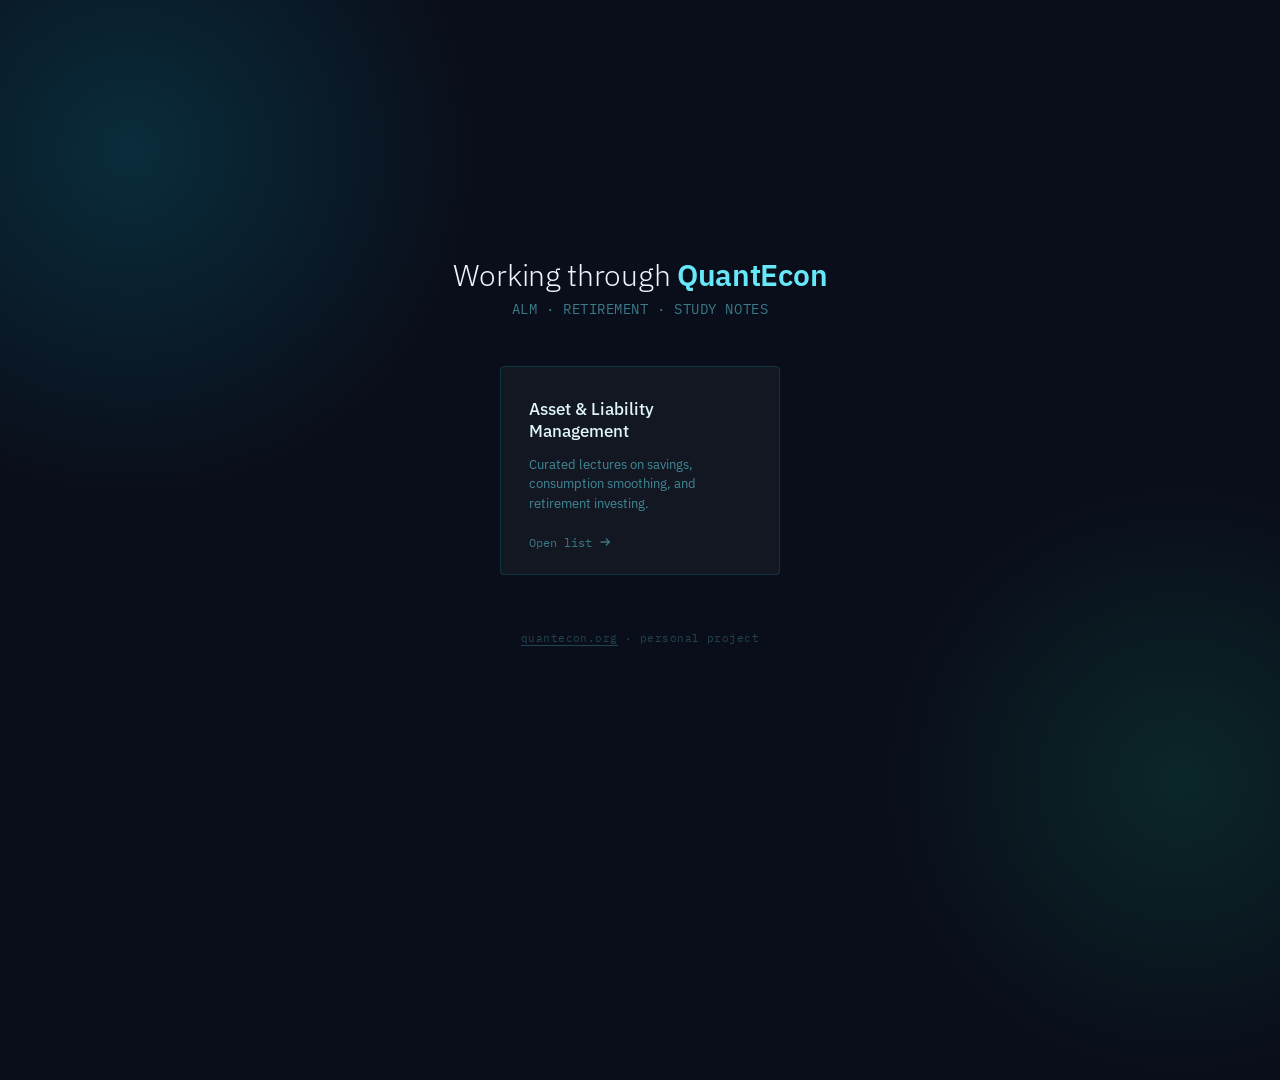
<file: index.html>
<!doctype html>
<html lang="en">
<head>
<meta charset="UTF-8"/>
<meta name="viewport" content="width=device-width, initial-scale=1.0"/>
<title>QuantEcon — ALM Study Notes</title>
<link href="https://fonts.googleapis.com/css2?family=IBM+Plex+Sans:wght@300;400;500;600&family=IBM+Plex+Mono:wght@400;500&display=swap" rel="stylesheet">
<style>
  *{box-sizing:border-box;margin:0;padding:0;}
  html{scroll-behavior:smooth;}
  body{
    font-family:"IBM Plex Sans",-apple-system,sans-serif;
    -webkit-font-smoothing:antialiased;
    background:#0a0e1a;
    min-height:100vh;
    display:flex;flex-direction:column;align-items:center;justify-content:center;
    padding:2rem;
    position:relative;overflow:hidden;
  }

  /* animated background blobs */
  body::before,body::after{
    content:"";position:absolute;border-radius:50%;pointer-events:none;
    animation:blob 18s ease-in-out infinite alternate;
  }
  body::before{
    width:700px;height:700px;top:-200px;left:-220px;
    background:radial-gradient(circle, rgba(6,182,212,.18), transparent 70%);
  }
  body::after{
    width:600px;height:600px;bottom:-180px;right:-200px;animation-duration:24s;
    background:radial-gradient(circle, rgba(16,185,129,.14), transparent 70%);
  }
  @keyframes blob{0%{transform:translate(0,0) scale(1);}100%{transform:translate(40px,30px) scale(1.1);}}

  h1{
    font-size:1.9rem;font-weight:300;color:#f0f4ff;
    letter-spacing:-.01em;margin-bottom:.4rem;text-align:center;
  }
  h1 strong{font-weight:600;color:#67e8f9;}
  .sub{font-size:.85rem;color:rgba(103,232,249,.5);font-family:"IBM Plex Mono",monospace;
       text-align:center;margin-bottom:3rem;letter-spacing:.04em;text-transform:uppercase;}

  .grid{
    display:flex;gap:1.25rem;flex-wrap:wrap;justify-content:center;
    position:relative;z-index:1;
  }

  .card{
    width:280px;
    background:rgba(255,255,255,.04);
    border:1px solid rgba(6,182,212,.18);
    border-radius:4px;padding:2rem 1.75rem 1.5rem;
    text-decoration:none;color:#f0f4ff;
    display:flex;flex-direction:column;gap:.75rem;
    transition:background .2s,border-color .2s;
    will-change:transform;
    transform-style:preserve-3d;
    position:relative;overflow:hidden;
  }
  .card::before{
    content:"";position:absolute;inset:0;
    background:radial-gradient(circle at var(--mx,50%) var(--my,50%), rgba(6,182,212,.12), transparent 60%);
    opacity:0;transition:opacity .3s;pointer-events:none;
  }
  .card:hover::before{opacity:1;}
  .card:hover{background:rgba(6,182,212,.07);border-color:rgba(6,182,212,.4);}

  .card-num{
    font-family:"IBM Plex Mono",monospace;font-size:.7rem;letter-spacing:.08em;
    color:rgba(103,232,249,.4);
  }
  .card h2{font-size:1.05rem;font-weight:500;line-height:1.3;color:#e0f7fa;}
  .card p{font-size:.82rem;color:rgba(103,232,249,.55);line-height:1.5;flex:1;}
  .card-arrow{
    display:flex;align-items:center;gap:.4rem;
    font-size:.78rem;font-family:"IBM Plex Mono",monospace;
    color:rgba(103,232,249,.45);margin-top:.5rem;
    transition:color .15s,gap .15s;
  }
  .card:hover .card-arrow{color:#67e8f9;gap:.65rem;}
  .card-arrow svg{flex-shrink:0;}

  footer{
    margin-top:3.5rem;font-size:.7rem;font-family:"IBM Plex Mono",monospace;
    color:rgba(103,232,249,.25);letter-spacing:.04em;
  }

  @media(max-width:640px){
    h1{font-size:1.4rem;}
    .card{width:100%;max-width:340px;}
  }
  @media(prefers-reduced-motion:reduce){
    body::before,body::after{animation:none;}
    .card{transition:none;}
  }
</style>
</head>
<body>

<h1>Working through <strong>QuantEcon</strong></h1>
<p class="sub">ALM · Retirement · Study Notes</p>

<div class="grid" id="grid">

  <a class="card" href="quantecon-chapters-for-alm-retirement-investment.html">
    <h2>Asset &amp; Liability Management</h2>
    <p>Curated lectures on savings, consumption smoothing, and retirement investing.</p>
    <span class="card-arrow">
      Open list
      <svg width="14" height="14" viewBox="0 0 16 16" fill="none"><path d="M3 8h10M9 4l4 4-4 4" stroke="currentColor" stroke-width="1.5"/></svg>
    </span>
  </a>

</div>

<footer><a href="https://quantecon.org" target="_blank" rel="noopener" style="color:inherit;text-decoration:none;border-bottom:1px solid rgba(103,232,249,.25);">quantecon.org</a> · personal project</footer>

<script>
  document.querySelectorAll('.card').forEach(card => {
    card.addEventListener('mousemove', e => {
      const r = card.getBoundingClientRect();
      const x = e.clientX - r.left, y = e.clientY - r.top;
      const mx = (x / r.width) * 100, my = (y / r.height) * 100;
      card.style.setProperty('--mx', mx + '%');
      card.style.setProperty('--my', my + '%');
      const rx = (my - 50) * 0.12, ry = (50 - mx) * 0.12;
      card.style.transform = `perspective(900px) rotateX(${rx}deg) rotateY(${ry}deg) translateZ(8px)`;
    });
    card.addEventListener('mouseleave', () => { card.style.transform = ''; });
  });
</script>

</body>
</html>
</file>
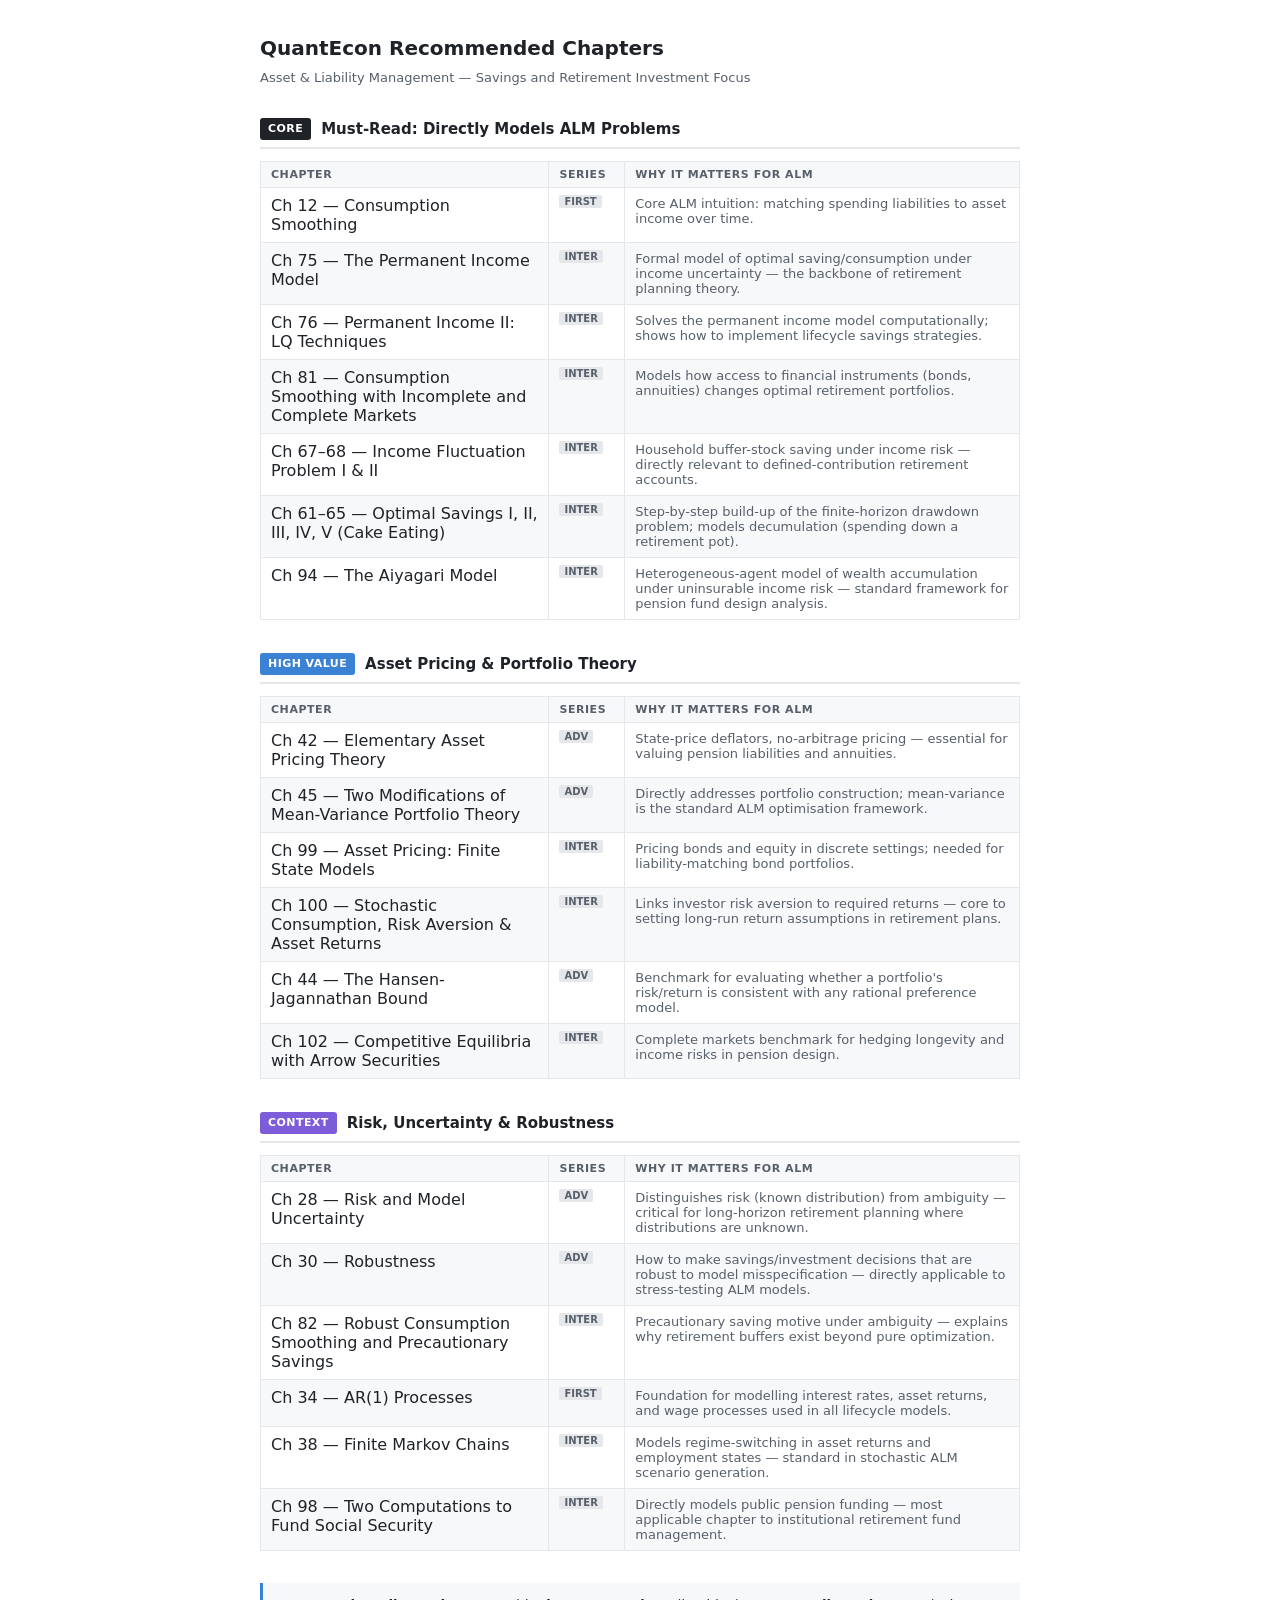
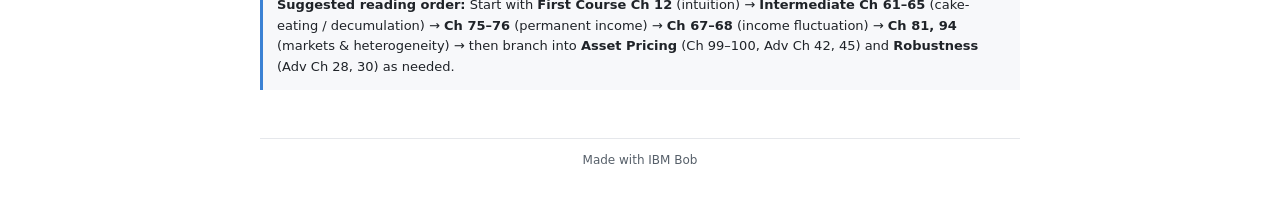
<file: backup-copy.html>
<html lang="en">
<head>
<meta charset="UTF-8" />
<title>QuantEcon ALM Reading List</title>
<style>
  *, *::before, *::after { box-sizing: border-box; margin: 0; padding: 0; }
  body {
    font-family: -apple-system, "Segoe UI", system-ui, sans-serif;
    font-size: 14px;
    line-height: 1.6;
    background: #ffffff;
    color: #1f2328;
    padding: 32px 16px 48px;
  }
  .container { max-width: 760px; margin: 0 auto; }
  h1 { font-size: 20px; font-weight: 700; margin-bottom: 4px; }
  .subtitle { color: #57606a; font-size: 13px; margin-bottom: 28px; }

  .tier { margin-bottom: 32px; }
  .tier-header {
    display: flex;
    align-items: center;
    gap: 10px;
    margin-bottom: 12px;
    padding-bottom: 6px;
    border-bottom: 2px solid #e5e7eb;
  }
  .tier-badge {
    font-size: 11px;
    font-weight: 700;
    padding: 2px 8px;
    border-radius: 3px;
    text-transform: uppercase;
    letter-spacing: 0.04em;
  }
  .badge-core    { background: #1f2328; color: #fff; }
  .badge-high    { background: #3b82d4; color: #fff; }
  .badge-context { background: #7c5cd8; color: #fff; }
  .tier-title { font-size: 15px; font-weight: 600; }

  table { width: 100%; border-collapse: collapse; }
  thead th {
    text-align: left;
    font-size: 11px;
    font-weight: 600;
    text-transform: uppercase;
    letter-spacing: 0.05em;
    color: #57606a;
    padding: 6px 10px;
    background: #f7f8fa;
    border: 1px solid #e5e7eb;
  }
  tbody td {
    padding: 8px 10px;
    border: 1px solid #e5e7eb;
    vertical-align: top;
  }
  tbody tr:nth-child(even) td { background: #f7f8fa; }
  .series-tag {
    font-size: 10px;
    font-weight: 600;
    color: #57606a;
    background: #e5e7eb;
    padding: 1px 5px;
    border-radius: 2px;
    white-space: nowrap;
  }
  .chapter-name { font-weight: 500; }
  .rationale { color: #57606a; font-size: 13px; }

  .note {
    background: #f7f8fa;
    border-left: 3px solid #3b82d4;
    padding: 12px 14px;
    margin-top: 28px;
    font-size: 13px;
    color: #1f2328;
  }
  .note strong { color: #1f2328; }

  footer {
    margin-top: 48px;
    padding-top: 12px;
    border-top: 1px solid #e5e7eb;
    text-align: center;
    font-size: 12px;
    color: #57606a;
    font-weight: 300;
  }
  .chapter-name a {
    color: inherit;
    text-decoration: none;
  }
  .chapter-name a:hover {
    text-decoration: underline;
  }
</style>
</head>
<body>
<div class="container">

  <h1>QuantEcon Recommended Chapters</h1>
  <p class="subtitle">Asset &amp; Liability Management — Savings and Retirement Investment Focus</p>

  
  <div class="tier">
    <div class="tier-header">
      <span class="tier-badge badge-core">Core</span>
      <span class="tier-title">Must-Read: Directly Models ALM Problems</span>
    </div>
    <table>
      <thead>
        <tr>
          <th style="width:38%">Chapter</th>
          <th style="width:10%">Series</th>
          <th>Why It Matters for ALM</th>
        </tr>
      </thead>
      <tbody>
        <tr>
          <td class="chapter-name">
            <a href="https://intro.quantecon.org/cons_smooth.html">Ch 12 — Consumption Smoothing</a>
          </td>
          <td><span class="series-tag">FIRST</span></td>
          <td class="rationale">Core ALM intuition: matching spending liabilities to asset income over time.</td>
        </tr>
        <tr>
          <td class="chapter-name">
            <a href="https://python.quantecon.org/perm_income.html">Ch 75 — The Permanent Income Model</a>
            </td>
          <td><span class="series-tag">INTER</span></td>
          <td class="rationale">Formal model of optimal saving/consumption under income uncertainty — the backbone of retirement planning theory.</td>
        </tr>
        <tr>
          <td class="chapter-name">
            <a href="https://python.quantecon.org/perm_income_cons.html">Ch 76 — Permanent Income II: LQ Techniques</a></td>
          <td><span class="series-tag">INTER</span></td>
          <td class="rationale">Solves the permanent income model computationally; shows how to implement lifecycle savings strategies.</td>
        </tr>
        <tr>
          <td class="chapter-name">
            <a href="https://python.quantecon.org/lq_bewley_complete_markets.html">Ch 81 — Consumption Smoothing with Incomplete and Complete Markets</a></td>
          <td><span class="series-tag">INTER</span></td>
          <td class="rationale">Models how access to financial instruments (bonds, annuities) changes optimal retirement portfolios.</td>
        </tr>
        <tr>
          <td class="chapter-name">
            <a href="https://python.quantecon.org/ifp_discrete.html">Ch 67–68 — Income Fluctuation Problem I</a> &amp; <a href="https://python.quantecon.org/ifp_opi.html">II</a></td>
          <td><span class="series-tag">INTER</span></td>
          <td class="rationale">Household buffer-stock saving under income risk — directly relevant to defined-contribution retirement accounts.</td>
        </tr>
        <tr>
          <td class="chapter-name">
            Ch 61–65 — 
            <a href="https://python.quantecon.org/os.html">Optimal Savings I</a>,
            <a href="https://python.quantecon.org/os_numerical.html">II</a>,
            <a href="https://python.quantecon.org/os_stochastic.html">III</a>,
            <a href="https://python.quantecon.org/os_time_iter.html">IV</a>,
            <a href="https://python.quantecon.org/os_egm.html">V (Cake Eating)</a>
          </td>
          <td><span class="series-tag">INTER</span></td>
          <td class="rationale">Step-by-step build-up of the finite-horizon drawdown problem; models decumulation (spending down a retirement pot).</td>
        </tr>
        <tr>
          <td class="chapter-name">
            <a href="https://python.quantecon.org/aiyagari.html">Ch 94 — The Aiyagari Model</a>
          </td>
          <td><span class="series-tag">INTER</span></td>
          <td class="rationale">Heterogeneous-agent model of wealth accumulation under uninsurable income risk — standard framework for pension fund design analysis.</td>
        </tr>
      </tbody>
    </table>
  </div>

  
  <div class="tier">
    <div class="tier-header">
      <span class="tier-badge badge-high">High Value</span>
      <span class="tier-title">Asset Pricing &amp; Portfolio Theory</span>
    </div>
    <table>
      <thead>
        <tr>
          <th style="width:38%">Chapter</th>
          <th style="width:10%">Series</th>
          <th>Why It Matters for ALM</th>
        </tr>
      </thead>
      <tbody>
        <tr>
          <td class="chapter-name">
            <a href="https://python-advanced.quantecon.org/asset_pricing_lph.html">Ch 42 — Elementary Asset Pricing Theory</a>
          </td>
          <td><span class="series-tag">ADV</span></td>
          <td class="rationale">State-price deflators, no-arbitrage pricing — essential for valuing pension liabilities and annuities.</td>
        </tr>
        <tr>
          <td class="chapter-name">
            <a href="https://python-advanced.quantecon.org/black_litterman.html">Ch 45 — Two Modifications of Mean-Variance Portfolio Theory</a>
          </td>
          <td><span class="series-tag">ADV</span></td>
          <td class="rationale">Directly addresses portfolio construction; mean-variance is the standard ALM optimisation framework.</td>
        </tr>
        <tr>
          <td class="chapter-name">
            <a href="https://python.quantecon.org/markov_asset.html">Ch 99 — Asset Pricing: Finite State Models</a>
          </td>
          <td><span class="series-tag">INTER</span></td>
          <td class="rationale">Pricing bonds and equity in discrete settings; needed for liability-matching bond portfolios.</td>
        </tr>
        <tr>
          <td class="chapter-name">
            <a href="https://python.quantecon.org/hansen_singleton_1983.html">Ch 100 — Stochastic Consumption, Risk Aversion &amp; Asset Returns</a>
          </td>
          <td><span class="series-tag">INTER</span></td>
          <td class="rationale">Links investor risk aversion to required returns — core to setting long-run return assumptions in retirement plans.</td>
        </tr>
        <tr>
          <td class="chapter-name">
            <a href="https://python-advanced.quantecon.org/hansen_jagannathan_1991.html">Ch 44 — The Hansen-Jagannathan Bound</a>
          </td>
          <td><span class="series-tag">ADV</span></td>
          <td class="rationale">Benchmark for evaluating whether a portfolio's risk/return is consistent with any rational preference model.</td>
        </tr>
        <tr>
          <td class="chapter-name">
            <a href="https://python.quantecon.org/ge_arrow.html">Ch 102 — Competitive Equilibria with Arrow Securities</a>
          </td>
          <td><span class="series-tag">INTER</span></td>
          <td class="rationale">Complete markets benchmark for hedging longevity and income risks in pension design.</td>
        </tr>
      </tbody>
    </table>
  </div>

  
  <div class="tier">
    <div class="tier-header">
      <span class="tier-badge badge-context">Context</span>
      <span class="tier-title">Risk, Uncertainty &amp; Robustness</span>
    </div>
    <table>
      <thead>
        <tr>
          <th style="width:38%">Chapter</th>
          <th style="width:10%">Series</th>
          <th>Why It Matters for ALM</th>
        </tr>
      </thead>
      <tbody>
        <tr>
          <td class="chapter-name">
            <a href="https://python-advanced.quantecon.org/five_preferences.html">Ch 28 — Risk and Model Uncertainty</a>
          </td>
          <td><span class="series-tag">ADV</span></td>
          <td class="rationale">Distinguishes risk (known distribution) from ambiguity — critical for long-horizon retirement planning where distributions are unknown.</td>
        </tr>
        <tr>
          <td class="chapter-name">
            <a href="https://python-advanced.quantecon.org/robustness.html">Ch 30 — Robustness</a>
          </td>
          <td><span class="series-tag">ADV</span></td>
          <td class="rationale">How to make savings/investment decisions that are robust to model misspecification — directly applicable to stress-testing ALM models.</td>
        </tr>
        <tr>
          <td class="chapter-name">
            <a href="https://python.quantecon.org/lq_robust_smoothing.html">Ch 82 — Robust Consumption Smoothing and Precautionary Savings</a>
          </td>
          <td><span class="series-tag">INTER</span></td>
          <td class="rationale">Precautionary saving motive under ambiguity — explains why retirement buffers exist beyond pure optimization.</td>
        </tr>
        <tr>
          <td class="chapter-name">
            <a href="https://intro.quantecon.org/ar1_processes.html">Ch 34 — AR(1) Processes</a>
          </td>
          <td><span class="series-tag">FIRST</span></td>
          <td class="rationale">Foundation for modelling interest rates, asset returns, and wage processes used in all lifecycle models.</td>
        </tr>
        <tr>
          <td class="chapter-name">
            <a href="https://python.quantecon.org/finite_markov.html">Ch 38 — Finite Markov Chains</a>
          </td>
          <td><span class="series-tag">INTER</span></td>
          <td class="rationale">Models regime-switching in asset returns and employment states — standard in stochastic ALM scenario generation.</td>
        </tr>
        <tr>
          <td class="chapter-name">
            <a href="https://python.quantecon.org/two_computation.html">Ch 98 — Two Computations to Fund Social Security</a>
          </td>
          <td><span class="series-tag">INTER</span></td>
          <td class="rationale">Directly models public pension funding — most applicable chapter to institutional retirement fund management.</td>
        </tr>
      </tbody>
    </table>
  </div>

  <div class="note">
    <strong>Suggested reading order:</strong>
    Start with <strong>First Course Ch 12</strong> (intuition) → <strong>Intermediate Ch 61–65</strong> (cake-eating / decumulation) → <strong>Ch 75–76</strong> (permanent income) → <strong>Ch 67–68</strong> (income fluctuation) → <strong>Ch 81, 94</strong> (markets &amp; heterogeneity) → then branch into <strong>Asset Pricing</strong> (Ch 99–100, Adv Ch 42, 45) and <strong>Robustness</strong> (Adv Ch 28, 30) as needed.
  </div>

  <footer>Made with IBM Bob</footer>
</div>
</body>
</html>
</file>
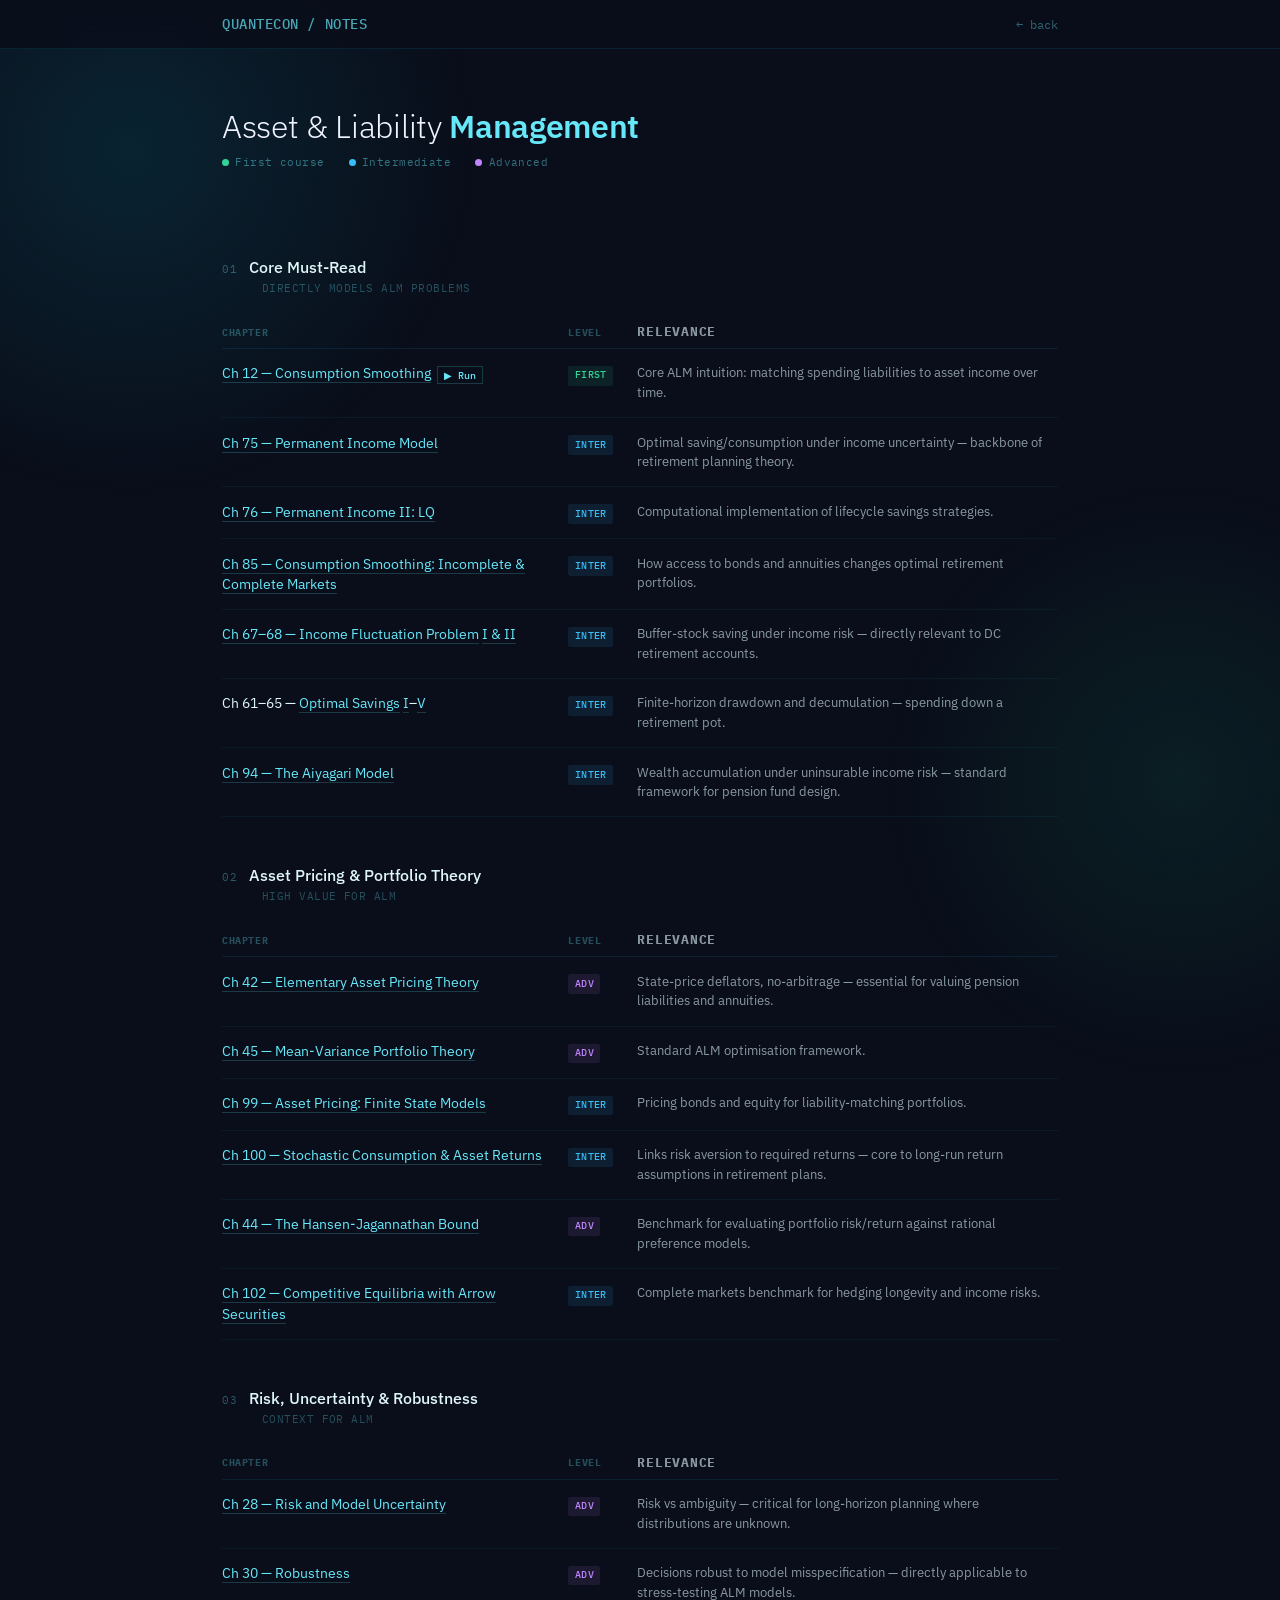
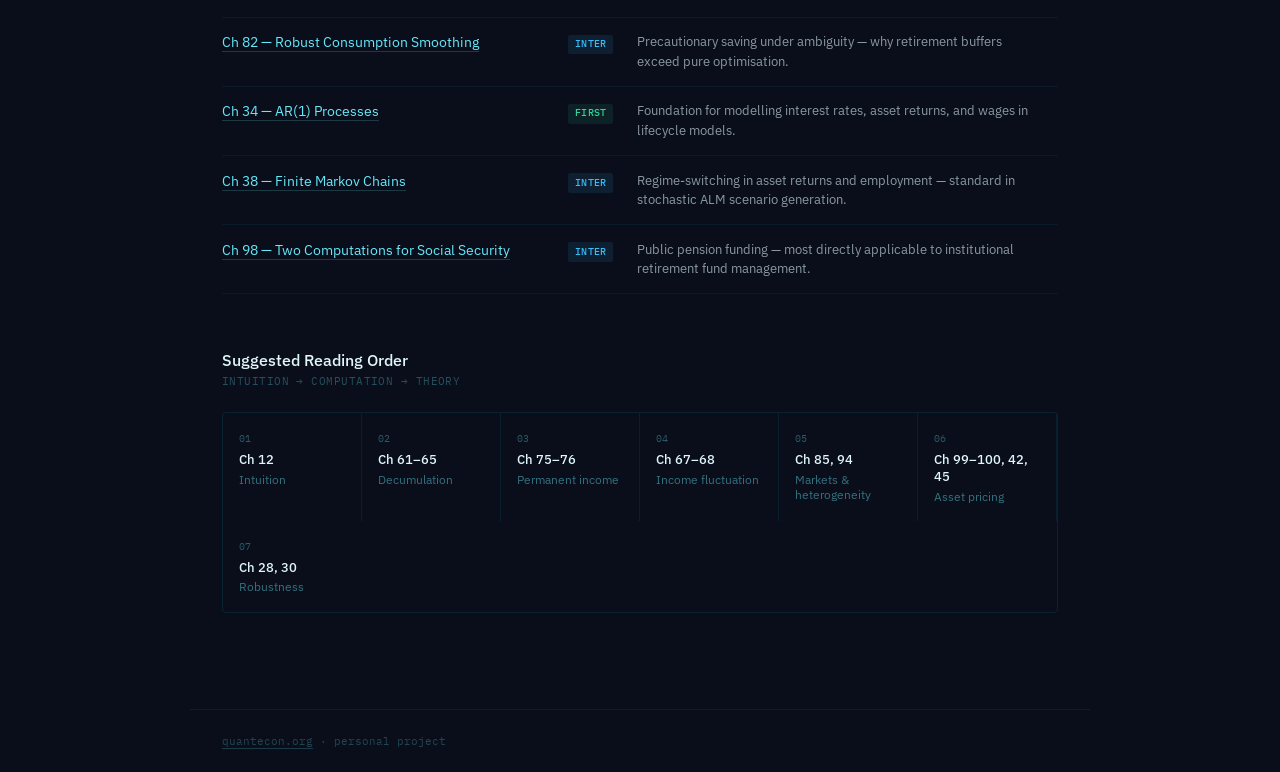
<file: quantecon-chapters-for-alm-retirement-investment.html>
<!doctype html>
<html lang="en">
<head>
<meta charset="UTF-8"/>
<meta name="viewport" content="width=device-width, initial-scale=1.0"/>
<title>ALM Chapters — QuantEcon</title>
<link href="https://fonts.googleapis.com/css2?family=IBM+Plex+Sans:wght@300;400;500;600&family=IBM+Plex+Mono:wght@400;500&display=swap" rel="stylesheet">
<style>
  *{box-sizing:border-box;margin:0;padding:0;}
  html{scroll-behavior:smooth;}
  body{
    font-family:"IBM Plex Sans",-apple-system,sans-serif;
    -webkit-font-smoothing:antialiased;
    background:#0a0e1a;
    color:#e0f7fa;
    min-height:100vh;
    position:relative;overflow-x:hidden;
  }

  body::before,body::after{
    content:"";position:fixed;border-radius:50%;pointer-events:none;z-index:0;
    animation:blob 18s ease-in-out infinite alternate;
  }
  body::before{
    width:700px;height:700px;top:-200px;left:-220px;
    background:radial-gradient(circle, rgba(6,182,212,.13), transparent 70%);
  }
  body::after{
    width:600px;height:600px;bottom:-180px;right:-200px;animation-duration:24s;
    background:radial-gradient(circle, rgba(16,185,129,.1), transparent 70%);
  }
  @keyframes blob{0%{transform:translate(0,0) scale(1);}100%{transform:translate(40px,30px) scale(1.1);}}

  /* ── nav ── */
  header{
    position:sticky;top:0;z-index:10;
    border-bottom:1px solid rgba(6,182,212,.12);
    background:rgba(10,14,26,.85);backdrop-filter:blur(12px);
  }
  .bar{
    max-width:900px;margin:0 auto;padding:0 2rem;
    height:48px;display:flex;align-items:center;justify-content:space-between;
  }
  .brand{
    font-family:"IBM Plex Mono",monospace;font-size:.85rem;font-weight:500;
    text-decoration:none;color:rgba(103,232,249,.7);letter-spacing:.04em;
  }
  .brand:hover{color:#67e8f9;}
  .back{
    font-family:"IBM Plex Mono",monospace;font-size:.75rem;
    color:rgba(103,232,249,.4);text-decoration:none;
    transition:color .15s;
  }
  .back:hover{color:#67e8f9;}

  /* ── hero ── */
  .hero{
    max-width:900px;margin:0 auto;padding:3.5rem 2rem 2.5rem;
    position:relative;z-index:1;
  }
  .hero h1{
    font-size:2rem;font-weight:300;color:#f0f4ff;
    letter-spacing:-.01em;margin-bottom:.5rem;
  }
  .hero h1 strong{font-weight:600;color:#67e8f9;}
  .hero-sub{
    font-family:"IBM Plex Mono",monospace;font-size:.75rem;letter-spacing:.05em;
    text-transform:uppercase;color:rgba(103,232,249,.45);margin-bottom:2rem;
  }

  /* legend */
  .legend{display:flex;gap:1.5rem;flex-wrap:wrap;margin-bottom:0;}
  .legend span{
    font-family:"IBM Plex Mono",monospace;font-size:.68rem;letter-spacing:.04em;
    display:flex;align-items:center;gap:.4rem;color:rgba(103,232,249,.45);
  }
  .legend i{width:7px;height:7px;border-radius:50%;display:inline-block;}
  .fc{background:#34d399;} .ic{background:#38bdf8;} .ac{background:#c084fc;}

  /* ── main ── */
  main{max-width:900px;margin:0 auto;padding:0 2rem 6rem;position:relative;z-index:1;}

  /* group */
  .group{padding-top:3rem;}
  .group-head{
    display:flex;align-items:baseline;gap:.75rem;margin-bottom:.25rem;
  }
  .group-num{
    font-family:"IBM Plex Mono",monospace;font-size:.7rem;
    letter-spacing:.06em;color:rgba(103,232,249,.35);
  }
  .group h2{font-size:1rem;font-weight:500;color:#e0f7fa;}
  .group-sub{
    font-family:"IBM Plex Mono",monospace;font-size:.7rem;letter-spacing:.04em;
    text-transform:uppercase;color:rgba(103,232,249,.3);margin-bottom:1.25rem;
    padding-left:2.5rem;
  }

  /* table */
  table{width:100%;border-collapse:collapse;}
  thead th{
    font-family:"IBM Plex Mono",monospace;font-size:.65rem;text-transform:uppercase;
    letter-spacing:.06em;color:rgba(103,232,249,.3);text-align:left;
    padding:.5rem .75rem;border-bottom:1px solid rgba(6,182,212,.12);
  }
  thead th:first-child{padding-left:0;}
  tbody tr{border-bottom:1px solid rgba(6,182,212,.08);transition:background .15s;}
  tbody tr:hover{background:rgba(6,182,212,.05);}
  tbody td{padding:.9rem .75rem;vertical-align:top;line-height:1.5;font-size:.85rem;}
  tbody td:first-child{padding-left:0;}

  .col-ch{width:40%;}
  .col-ch a{color:#67e8f9;text-decoration:none;border-bottom:1px solid rgba(103,232,249,.2);}
  .col-ch a:hover{border-bottom-color:#67e8f9;}
  .col-tag{width:8%;}
  .col-why{color:rgba(224,247,250,.6);font-size:.82rem;}

  .run-link{
    font-family:"IBM Plex Mono",monospace;font-size:.62rem;font-weight:500;
    color:rgba(52,211,153,.7);text-decoration:none;
    border:1px solid rgba(52,211,153,.25);padding:.1rem .35rem;margin-left:.4rem;
    white-space:nowrap;transition:all .15s;
  }
  .run-link:hover{color:#34d399;border-color:#34d399;}

  .tag{
    font-family:"IBM Plex Mono",monospace;font-size:.62rem;letter-spacing:.04em;
    padding:.15rem .4rem;display:inline-block;font-weight:500;border-radius:2px;
  }
  .tag.first{color:#34d399;background:rgba(52,211,153,.1);}
  .tag.inter{color:#38bdf8;background:rgba(56,189,248,.1);}
  .tag.adv{color:#c084fc;background:rgba(192,132,252,.1);}

  /* reading order */
  .path{padding-top:3.5rem;}
  .path h2{font-size:1rem;font-weight:500;color:#e0f7fa;margin-bottom:.25rem;}
  .path-sub{
    font-family:"IBM Plex Mono",monospace;font-size:.7rem;text-transform:uppercase;
    letter-spacing:.04em;color:rgba(103,232,249,.3);margin-bottom:1.5rem;
  }
  .path-track{
    display:flex;flex-wrap:wrap;gap:0;
    border:1px solid rgba(6,182,212,.12);border-radius:4px;overflow:hidden;
  }
  .step{
    flex:1 1 120px;padding:1.1rem 1rem;
    border-right:1px solid rgba(6,182,212,.1);
    position:relative;transition:background .15s;
  }
  .step:last-child{border-right:none;}
  .step:hover{background:rgba(6,182,212,.05);}
  .step .n{font-family:"IBM Plex Mono",monospace;font-size:.65rem;color:rgba(103,232,249,.35);display:block;margin-bottom:.4rem;}
  .step .t{font-size:.82rem;font-weight:500;color:#e0f7fa;margin-bottom:.2rem;}
  .step .d{font-size:.72rem;color:rgba(103,232,249,.45);}

  footer{
    max-width:900px;margin:0 auto;padding:1.5rem 2rem;
    border-top:1px solid rgba(6,182,212,.1);
    font-family:"IBM Plex Mono",monospace;font-size:.68rem;color:rgba(103,232,249,.25);
    position:relative;z-index:1;
  }

  @media(max-width:680px){
    .hero h1{font-size:1.5rem;}
    thead{display:none;}
    tbody td{display:block;padding:.3rem 0;border-bottom:none;}
    tbody tr{display:block;padding:.85rem 0;border-bottom:1px solid rgba(6,182,212,.1);}
    .col-ch{width:auto;}
    .step{flex:1 1 100%;border-right:none;border-bottom:1px solid rgba(6,182,212,.1);}
  }
  @media(prefers-reduced-motion:reduce){
    body::before,body::after{animation:none;}
  }
</style>
</head>
<body>

<header>
  <div class="bar">
    <a class="brand" href="index.html">QUANTECON / NOTES</a>
    <a class="back" href="index.html">← back</a>
  </div>
</header>

<section class="hero">
  <h1>Asset &amp; Liability <strong>Management</strong></h1>
  <div class="legend">
    <span><i class="fc"></i>First course</span>
    <span><i class="ic"></i>Intermediate</span>
    <span><i class="ac"></i>Advanced</span>
  </div>
</section>

<main>

  <div class="group">
    <div class="group-head"><span class="group-num">01</span><h2>Core Must-Read</h2></div>
    <p class="group-sub">Directly models ALM problems</p>
    <table>
      <thead><tr><th class="col-ch">Chapter</th><th class="col-tag">Level</th><th class="col-why">Relevance</th></tr></thead>
      <tbody>
        <tr>
          <td class="col-ch"><a href="https://intro.quantecon.org/cons_smooth.html">Ch 12 — Consumption Smoothing</a><a class="run-link" href="content/ch12.html">▶ Run</a></td>
          <td><span class="tag first">FIRST</span></td>
          <td class="col-why">Core ALM intuition: matching spending liabilities to asset income over time.</td>
        </tr>
        <tr>
          <td class="col-ch"><a href="https://python.quantecon.org/perm_income.html">Ch 75 — Permanent Income Model</a></td>
          <td><span class="tag inter">INTER</span></td>
          <td class="col-why">Optimal saving/consumption under income uncertainty — backbone of retirement planning theory.</td>
        </tr>
        <tr>
          <td class="col-ch"><a href="https://python.quantecon.org/perm_income_cons.html">Ch 76 — Permanent Income II: LQ</a></td>
          <td><span class="tag inter">INTER</span></td>
          <td class="col-why">Computational implementation of lifecycle savings strategies.</td>
        </tr>
        <tr>
          <td class="col-ch"><a href="https://python.quantecon.org/lq_bewley_complete_markets.html">Ch 85 — Consumption Smoothing: Incomplete &amp; Complete Markets</a></td>
          <td><span class="tag inter">INTER</span></td>
          <td class="col-why">How access to bonds and annuities changes optimal retirement portfolios.</td>
        </tr>
        <tr>
          <td class="col-ch"><a href="https://python.quantecon.org/ifp_discrete.html">Ch 67–68 — Income Fluctuation Problem</a> <a href="https://python.quantecon.org/ifp_opi.html">I &amp; II</a></td>
          <td><span class="tag inter">INTER</span></td>
          <td class="col-why">Buffer-stock saving under income risk — directly relevant to DC retirement accounts.</td>
        </tr>
        <tr>
          <td class="col-ch">Ch 61–65 — <a href="https://python.quantecon.org/os.html">Optimal Savings</a> <a href="https://python.quantecon.org/os_numerical.html">I</a>–<a href="https://python.quantecon.org/os_egm.html">V</a></td>
          <td><span class="tag inter">INTER</span></td>
          <td class="col-why">Finite-horizon drawdown and decumulation — spending down a retirement pot.</td>
        </tr>
        <tr>
          <td class="col-ch"><a href="https://python.quantecon.org/aiyagari.html">Ch 94 — The Aiyagari Model</a></td>
          <td><span class="tag inter">INTER</span></td>
          <td class="col-why">Wealth accumulation under uninsurable income risk — standard framework for pension fund design.</td>
        </tr>
      </tbody>
    </table>
  </div>

  <div class="group">
    <div class="group-head"><span class="group-num">02</span><h2>Asset Pricing &amp; Portfolio Theory</h2></div>
    <p class="group-sub">High value for ALM</p>
    <table>
      <thead><tr><th class="col-ch">Chapter</th><th class="col-tag">Level</th><th class="col-why">Relevance</th></tr></thead>
      <tbody>
        <tr>
          <td class="col-ch"><a href="https://python-advanced.quantecon.org/asset_pricing_lph.html">Ch 42 — Elementary Asset Pricing Theory</a></td>
          <td><span class="tag adv">ADV</span></td>
          <td class="col-why">State-price deflators, no-arbitrage — essential for valuing pension liabilities and annuities.</td>
        </tr>
        <tr>
          <td class="col-ch"><a href="https://python-advanced.quantecon.org/black_litterman.html">Ch 45 — Mean-Variance Portfolio Theory</a></td>
          <td><span class="tag adv">ADV</span></td>
          <td class="col-why">Standard ALM optimisation framework.</td>
        </tr>
        <tr>
          <td class="col-ch"><a href="https://python.quantecon.org/markov_asset.html">Ch 99 — Asset Pricing: Finite State Models</a></td>
          <td><span class="tag inter">INTER</span></td>
          <td class="col-why">Pricing bonds and equity for liability-matching portfolios.</td>
        </tr>
        <tr>
          <td class="col-ch"><a href="https://python.quantecon.org/hansen_singleton_1983.html">Ch 100 — Stochastic Consumption &amp; Asset Returns</a></td>
          <td><span class="tag inter">INTER</span></td>
          <td class="col-why">Links risk aversion to required returns — core to long-run return assumptions in retirement plans.</td>
        </tr>
        <tr>
          <td class="col-ch"><a href="https://python-advanced.quantecon.org/hansen_jagannathan_1991.html">Ch 44 — The Hansen-Jagannathan Bound</a></td>
          <td><span class="tag adv">ADV</span></td>
          <td class="col-why">Benchmark for evaluating portfolio risk/return against rational preference models.</td>
        </tr>
        <tr>
          <td class="col-ch"><a href="https://python.quantecon.org/ge_arrow.html">Ch 102 — Competitive Equilibria with Arrow Securities</a></td>
          <td><span class="tag inter">INTER</span></td>
          <td class="col-why">Complete markets benchmark for hedging longevity and income risks.</td>
        </tr>
      </tbody>
    </table>
  </div>

  <div class="group">
    <div class="group-head"><span class="group-num">03</span><h2>Risk, Uncertainty &amp; Robustness</h2></div>
    <p class="group-sub">Context for ALM</p>
    <table>
      <thead><tr><th class="col-ch">Chapter</th><th class="col-tag">Level</th><th class="col-why">Relevance</th></tr></thead>
      <tbody>
        <tr>
          <td class="col-ch"><a href="https://python-advanced.quantecon.org/five_preferences.html">Ch 28 — Risk and Model Uncertainty</a></td>
          <td><span class="tag adv">ADV</span></td>
          <td class="col-why">Risk vs ambiguity — critical for long-horizon planning where distributions are unknown.</td>
        </tr>
        <tr>
          <td class="col-ch"><a href="https://python-advanced.quantecon.org/robustness.html">Ch 30 — Robustness</a></td>
          <td><span class="tag adv">ADV</span></td>
          <td class="col-why">Decisions robust to model misspecification — directly applicable to stress-testing ALM models.</td>
        </tr>
        <tr>
          <td class="col-ch"><a href="https://python.quantecon.org/lq_robust_smoothing.html">Ch 82 — Robust Consumption Smoothing</a></td>
          <td><span class="tag inter">INTER</span></td>
          <td class="col-why">Precautionary saving under ambiguity — why retirement buffers exceed pure optimisation.</td>
        </tr>
        <tr>
          <td class="col-ch"><a href="https://intro.quantecon.org/ar1_processes.html">Ch 34 — AR(1) Processes</a></td>
          <td><span class="tag first">FIRST</span></td>
          <td class="col-why">Foundation for modelling interest rates, asset returns, and wages in lifecycle models.</td>
        </tr>
        <tr>
          <td class="col-ch"><a href="https://python.quantecon.org/finite_markov.html">Ch 38 — Finite Markov Chains</a></td>
          <td><span class="tag inter">INTER</span></td>
          <td class="col-why">Regime-switching in asset returns and employment — standard in stochastic ALM scenario generation.</td>
        </tr>
        <tr>
          <td class="col-ch"><a href="https://python.quantecon.org/two_computation.html">Ch 98 — Two Computations for Social Security</a></td>
          <td><span class="tag inter">INTER</span></td>
          <td class="col-why">Public pension funding — most directly applicable to institutional retirement fund management.</td>
        </tr>
      </tbody>
    </table>
  </div>

  <div class="path">
    <h2>Suggested Reading Order</h2>
    <p class="path-sub">Intuition → computation → theory</p>
    <div class="path-track">
      <div class="step"><span class="n">01</span><div class="t">Ch 12</div><div class="d">Intuition</div></div>
      <div class="step"><span class="n">02</span><div class="t">Ch 61–65</div><div class="d">Decumulation</div></div>
      <div class="step"><span class="n">03</span><div class="t">Ch 75–76</div><div class="d">Permanent income</div></div>
      <div class="step"><span class="n">04</span><div class="t">Ch 67–68</div><div class="d">Income fluctuation</div></div>
      <div class="step"><span class="n">05</span><div class="t">Ch 85, 94</div><div class="d">Markets &amp; heterogeneity</div></div>
      <div class="step"><span class="n">06</span><div class="t">Ch 99–100, 42, 45</div><div class="d">Asset pricing</div></div>
      <div class="step"><span class="n">07</span><div class="t">Ch 28, 30</div><div class="d">Robustness</div></div>
    </div>
  </div>

</main>

<footer>
  <a href="https://quantecon.org" target="_blank" rel="noopener" style="color:inherit;text-decoration:none;border-bottom:1px solid rgba(103,232,249,.2);">quantecon.org</a> · personal project
</footer>

</body>
</html>
</file>
